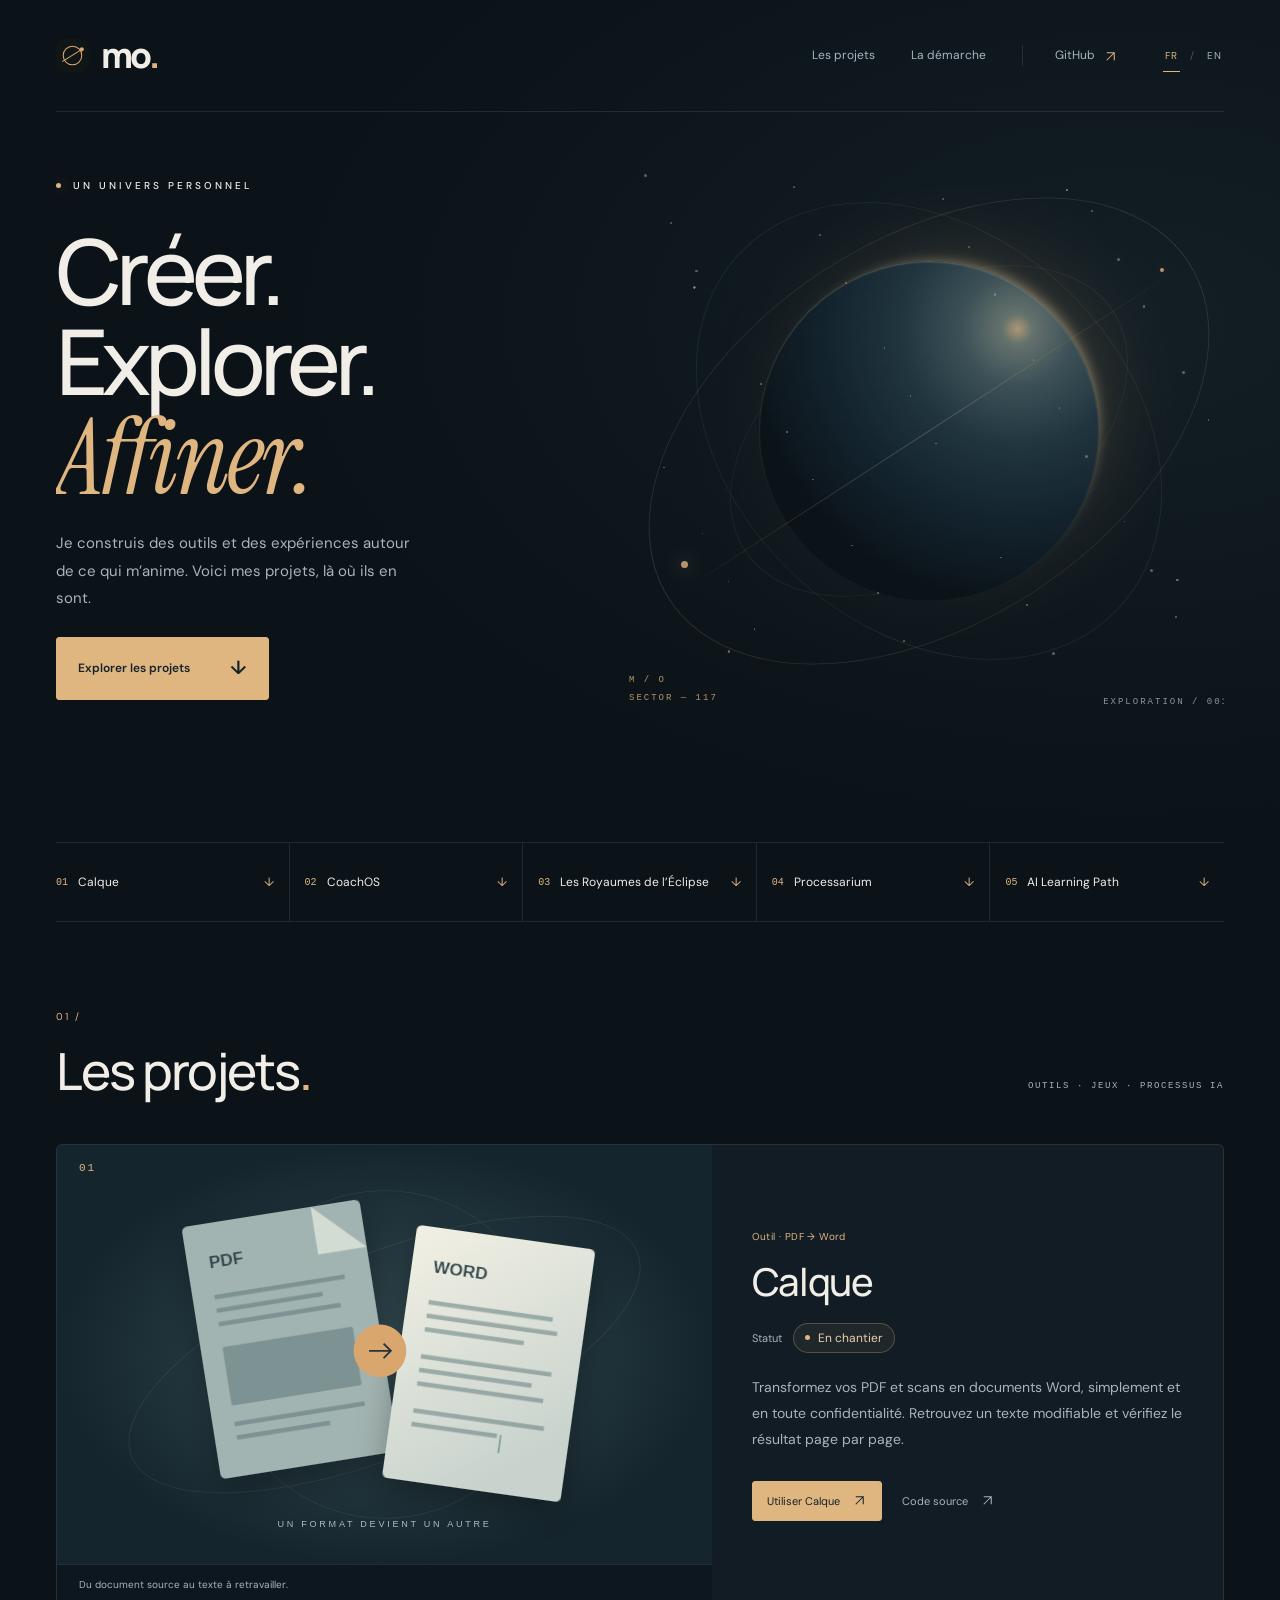
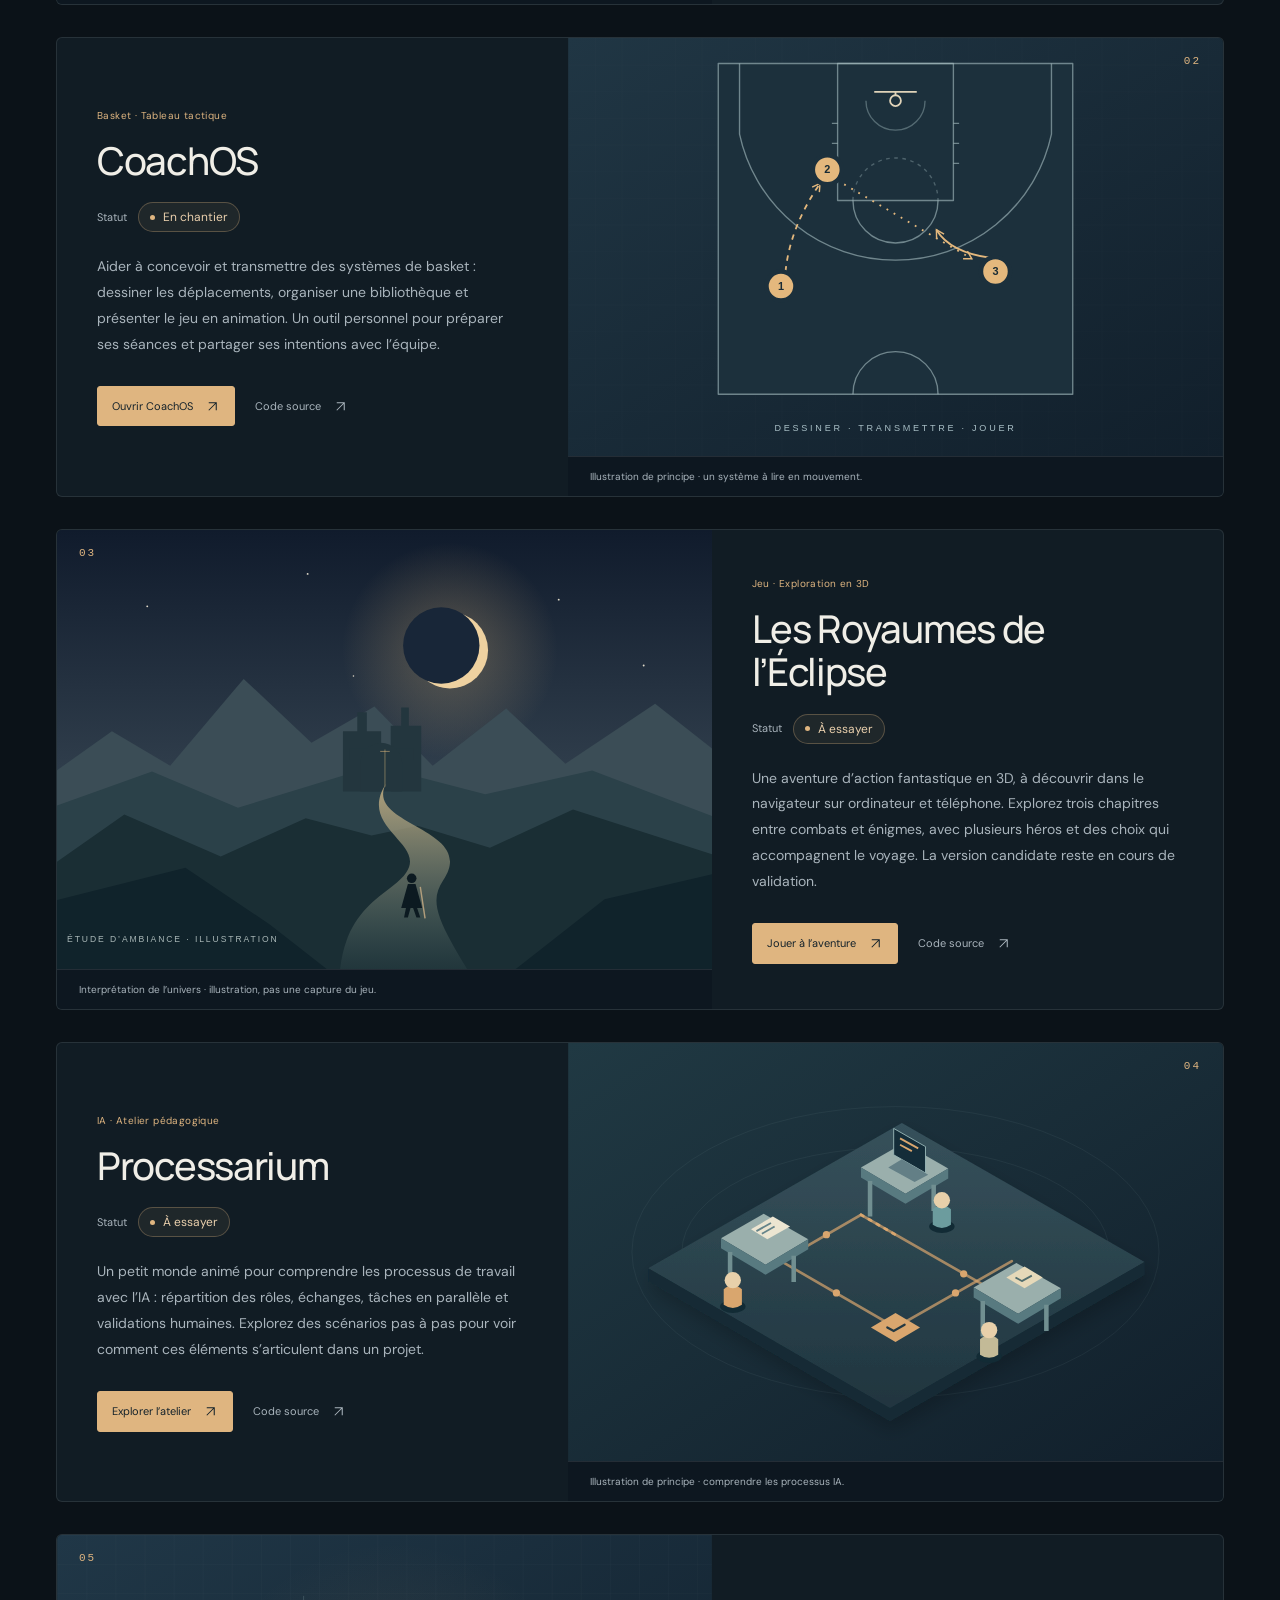
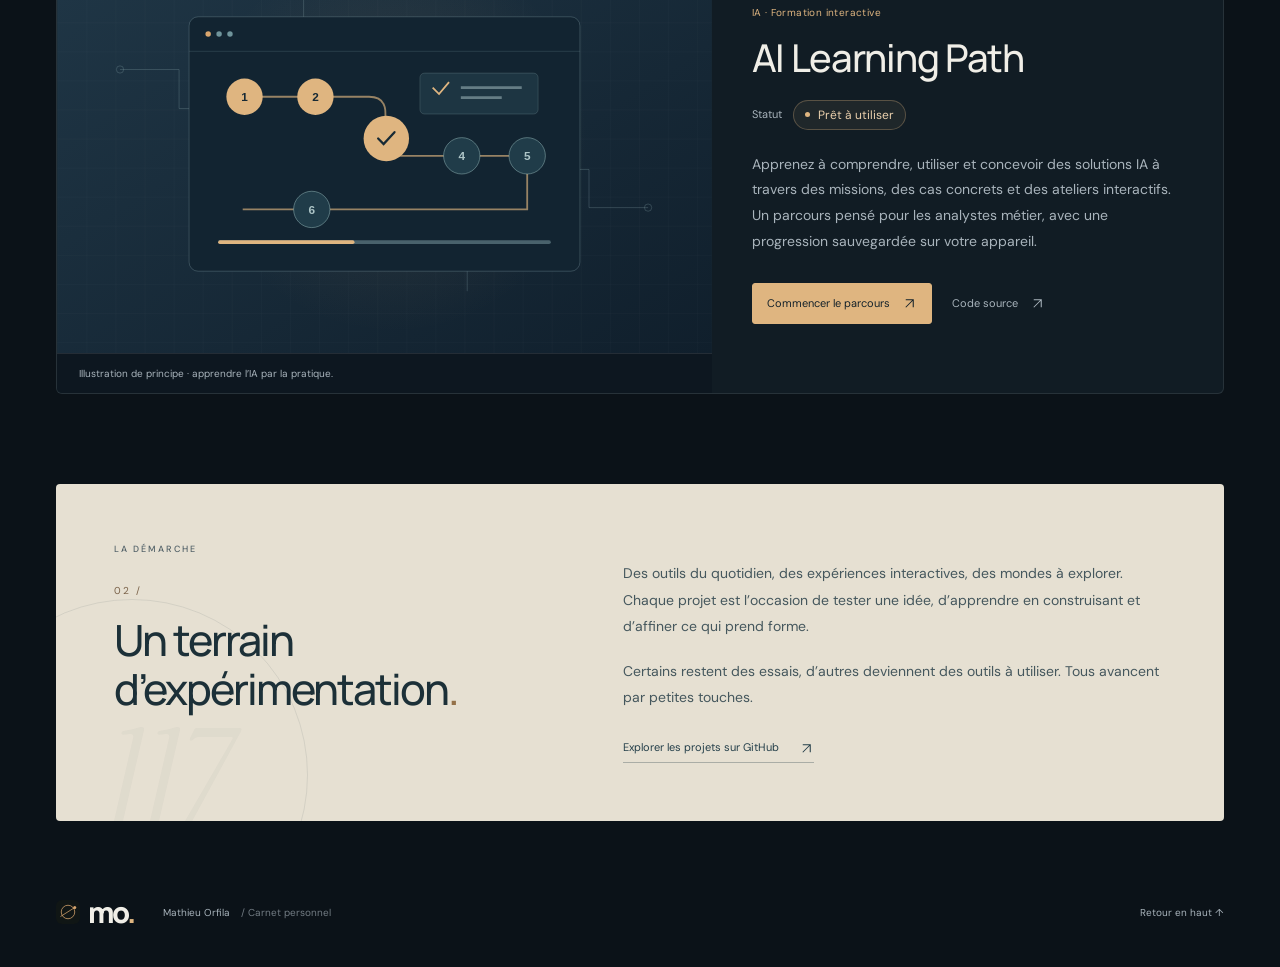
<file: docs/index.html>
<!doctype html>
<html lang="fr">
<head>
<meta charset="utf-8"><meta name="viewport" content="width=device-width, initial-scale=1">
<meta name="description" content="Les projets de Mathieu Orfila : des outils, du basket et des mondes à explorer.">
<meta name="theme-color" content="#0d141b"><meta name="referrer" content="strict-origin-when-cross-origin">
<title>Mathieu Orfila — Des idées en mouvement</title>
<link rel="alternate" hreflang="fr" href="https://mativ117.github.io/mativ117/">
<link rel="alternate" hreflang="en" href="https://mativ117.github.io/mativ117/en/">
<link rel="alternate" hreflang="x-default" href="https://mativ117.github.io/mativ117/">
<link rel="canonical" href="https://mativ117.github.io/mativ117/">
<link rel="icon" href="./favicon.svg" type="image/svg+xml"><link rel="stylesheet" href="./style.css?v=projects-5">

</head>
<body>
<a class="skip" href="#contenu">Aller au contenu</a>
<header class="wrap header"><a class="brand" href="./" aria-label="Mathieu Orfila, accueil"><img class="brand-mark" src="./favicon.svg" alt="" width="30" height="30">mo<span>.</span></a><nav aria-label="Navigation principale"><a href="#projets">Les projets</a><a href="#apropos">La démarche</a><a class="github" href="https://github.com/mativ117">GitHub <span aria-hidden="true"><svg class="external-icon" viewBox="0 0 20 20" width="15" height="15" fill="none" aria-hidden="true"><path d="M5 15 15 5M5 5h10v10" stroke="currentColor" stroke-width="1.4"/></svg></span></a></nav><div class="language-switch" role="group" aria-label="Langue du site"><a href="./" lang="fr" hreflang="fr" aria-current="page" aria-label="Français">FR</a><span aria-hidden="true">/</span><a href="./en/" lang="en" hreflang="en" aria-label="English">EN</a></div></header>
<main id="contenu">
<section class="hero wrap" aria-labelledby="titre">
  <div class="hero-copy"><p class="eyebrow"><span class="dot"></span> UN UNIVERS PERSONNEL</p><h1 id="titre">Créer.<br>Explorer.<br><em>Affiner.</em></h1><p class="intro">Je construis des outils et des expériences autour de ce qui m’anime. Voici mes projets, là où ils en sont.</p><a class="button" href="#projets">Explorer les projets <span aria-hidden="true">↓</span></a></div>
  <div class="universe" aria-hidden="true"><div class="star-field"></div><div class="stardust"><span class="stellar-particle" style="--x:6%;--y:6%;--size:3.2px;--duration:9s;--delay:-0s;--drift:-21px"></span><span class="stellar-particle" style="--x:43%;--y:35%;--size:1.5px;--duration:11s;--delay:-1.2s;--drift:18px"></span><span class="stellar-particle" style="--x:80%;--y:64%;--size:1.5px;--duration:13s;--delay:-2.4s;--drift:-21px"></span><span class="stellar-particle" style="--x:29%;--y:8%;--size:2.3px;--duration:15s;--delay:-3.5999999999999996s;--drift:18px"></span><span class="stellar-particle" style="--x:66%;--y:37%;--size:1.5px;--duration:17s;--delay:-4.8s;--drift:-21px"></span><span class="stellar-particle" style="--x:15%;--y:66%;--size:1.5px;--duration:9s;--delay:-6s;--drift:18px"></span><span class="stellar-particle" style="--x:52%;--y:10%;--size:2.3px;--duration:11s;--delay:-7.199999999999999s;--drift:-21px"></span><span class="stellar-particle" style="--x:89%;--y:39%;--size:3.2px;--duration:13s;--delay:-8.4s;--drift:18px"></span><span class="stellar-particle" style="--x:38%;--y:68%;--size:1.5px;--duration:15s;--delay:-9.6s;--drift:-21px"></span><span class="stellar-particle" style="--x:75%;--y:12%;--size:2.3px;--duration:17s;--delay:-10.799999999999999s;--drift:18px"></span><span class="stellar-particle" style="--x:24%;--y:41%;--size:1.5px;--duration:9s;--delay:-12s;--drift:-21px"></span><span class="stellar-particle" style="--x:61%;--y:70%;--size:1.5px;--duration:11s;--delay:-13.2s;--drift:18px"></span><span class="stellar-particle" style="--x:10%;--y:14%;--size:2.3px;--duration:13s;--delay:-14.399999999999999s;--drift:-21px"></span><span class="stellar-particle" style="--x:47%;--y:43%;--size:1.5px;--duration:15s;--delay:-15.6s;--drift:18px"></span><span class="stellar-particle" style="--x:84%;--y:72%;--size:3.2px;--duration:17s;--delay:-16.8s;--drift:-21px"></span><span class="stellar-particle" style="--x:33%;--y:16%;--size:2.3px;--duration:9s;--delay:-18s;--drift:18px"></span><span class="stellar-particle" style="--x:70%;--y:45%;--size:1.5px;--duration:11s;--delay:-19.2s;--drift:-21px"></span><span class="stellar-particle" style="--x:19%;--y:74%;--size:1.5px;--duration:13s;--delay:-20.4s;--drift:18px"></span><span class="stellar-particle" style="--x:56%;--y:18%;--size:2.3px;--duration:15s;--delay:-21.599999999999998s;--drift:-21px"></span><span class="stellar-particle" style="--x:93%;--y:47%;--size:1.5px;--duration:17s;--delay:-22.8s;--drift:18px"></span><span class="stellar-particle" style="--x:42%;--y:76%;--size:1.5px;--duration:9s;--delay:-24s;--drift:-21px"></span><span class="stellar-particle" style="--x:79%;--y:20%;--size:3.2px;--duration:11s;--delay:-25.2s;--drift:18px"></span><span class="stellar-particle" style="--x:28%;--y:49%;--size:1.5px;--duration:13s;--delay:-26.4s;--drift:-21px"></span><span class="stellar-particle" style="--x:65%;--y:78%;--size:1.5px;--duration:15s;--delay:-27.599999999999998s;--drift:18px"></span><span class="stellar-particle" style="--x:14%;--y:22%;--size:2.3px;--duration:17s;--delay:-28.799999999999997s;--drift:-21px"></span><span class="stellar-particle" style="--x:51%;--y:51%;--size:1.5px;--duration:9s;--delay:-30s;--drift:18px"></span><span class="stellar-particle" style="--x:88%;--y:80%;--size:1.5px;--duration:11s;--delay:-31.2s;--drift:-21px"></span><span class="stellar-particle" style="--x:37%;--y:24%;--size:2.3px;--duration:13s;--delay:-32.4s;--drift:18px"></span><span class="stellar-particle" style="--x:74%;--y:53%;--size:3.2px;--duration:15s;--delay:-33.6s;--drift:-21px"></span><span class="stellar-particle" style="--x:23%;--y:82%;--size:1.5px;--duration:17s;--delay:-34.8s;--drift:18px"></span><span class="stellar-particle" style="--x:60%;--y:26%;--size:2.3px;--duration:9s;--delay:-36s;--drift:-21px"></span><span class="stellar-particle" style="--x:9%;--y:55%;--size:1.5px;--duration:11s;--delay:-37.199999999999996s;--drift:18px"></span><span class="stellar-particle" style="--x:46%;--y:84%;--size:1.5px;--duration:13s;--delay:-38.4s;--drift:-21px"></span><span class="stellar-particle" style="--x:83%;--y:28%;--size:2.3px;--duration:15s;--delay:-39.6s;--drift:18px"></span><span class="stellar-particle" style="--x:32%;--y:57%;--size:1.5px;--duration:17s;--delay:-40.8s;--drift:-21px"></span><span class="stellar-particle" style="--x:69%;--y:86%;--size:3.2px;--duration:9s;--delay:-42s;--drift:18px"></span></div><div class="orbital-ring ring-outer"></div><div class="orbital-ring ring-middle"></div><div class="orbital-ring ring-inner"></div><div class="celestial-body"></div><div class="orbital-axis"></div><span class="satellite satellite-one"></span><span class="satellite satellite-two"></span><span class="coordinate">M / O<br>SECTOR — 117</span><span class="orbital-label">TOUJOURS EN MOUVEMENT</span><span class="universe-label">EXPLORATION / 001</span></div>
  <!-- PROJECT_INDEX_START --><nav class="project-index" aria-label="Accéder à un projet"><a href="#calque"><span class="index-number">01</span><span>Calque</span><span class="index-arrow" aria-hidden="true">↓</span></a><a href="#coachos"><span class="index-number">02</span><span>CoachOS</span><span class="index-arrow" aria-hidden="true">↓</span></a><a href="#eclipse"><span class="index-number">03</span><span>Les Royaumes de l’Éclipse</span><span class="index-arrow" aria-hidden="true">↓</span></a><a href="#processarium"><span class="index-number">04</span><span>Processarium</span><span class="index-arrow" aria-hidden="true">↓</span></a><a href="#ai-learning"><span class="index-number">05</span><span>AI Learning Path</span><span class="index-arrow" aria-hidden="true">↓</span></a></nav><!-- PROJECT_INDEX_END -->
</section>
<section id="projets" class="projects wrap" aria-labelledby="projects-title">
<div class="section-heading"><h2 id="projects-title"><span class="section-index" aria-hidden="true">01 /</span>Les projets<span>.</span></h2><span class="folio">OUTILS · JEUX · PROCESSUS IA</span></div>
<!-- PROJECTS_START -->
<article class="project" id="calque"><div class="project-frame"><span class="project-number" aria-hidden="true">01</span><span class="frame-label" aria-hidden="true">M / O — PROJET</span></div>
<figure class="project-visual"><a class="project-preview" href="https://mativ117.github.io/calque/" aria-label="Utiliser Calque"><img src="./assets/calque.svg" alt="Illustration : une page PDF devient un document Word, reliée par une flèche." width="720" height="460" loading="lazy"></a><figcaption>Du document source au texte à retravailler.</figcaption></figure>
<div class="project-copy"><div class="project-meta"><span>Outil · PDF → Word</span></div><h3>Calque</h3><div class="status-row"><span class="status-label">Statut</span><span class="status">En chantier</span></div><p class="description">Transformez vos PDF et scans en documents Word, simplement et en toute confidentialité. Retrouvez un texte modifiable et vérifiez le résultat page par page.</p><div class="project-links"><a class="project-primary" href="https://mativ117.github.io/calque/">Utiliser Calque <span aria-hidden="true"><svg class="external-icon" viewBox="0 0 20 20" width="15" height="15" fill="none" aria-hidden="true"><path d="M5 15 15 5M5 5h10v10" stroke="currentColor" stroke-width="1.4"/></svg></span></a><a href="https://github.com/mativ117/calque">Code source <span aria-hidden="true"><svg class="external-icon" viewBox="0 0 20 20" width="15" height="15" fill="none" aria-hidden="true"><path d="M5 15 15 5M5 5h10v10" stroke="currentColor" stroke-width="1.4"/></svg></span></a></div></div>
</article>
<article class="project" id="coachos"><div class="project-frame"><span class="project-number" aria-hidden="true">02</span><span class="frame-label" aria-hidden="true">M / O — PROJET</span></div>
<figure class="project-visual"><a class="project-preview" href="https://mativ117.github.io/coachOS-dashboard/" aria-label="Ouvrir CoachOS"><img src="./assets/coachos.svg" alt="Schéma illustratif sur un demi-terrain de basket : panier centré, raquette, ligne à trois points et trois joueurs numérotés." width="720" height="460" loading="lazy"></a><figcaption>Illustration de principe · un système à lire en mouvement.</figcaption></figure>
<div class="project-copy"><div class="project-meta"><span>Basket · Tableau tactique</span></div><h3>CoachOS</h3><div class="status-row"><span class="status-label">Statut</span><span class="status">En chantier</span></div><p class="description">Aider à concevoir et transmettre des systèmes de basket : dessiner les déplacements, organiser une bibliothèque et présenter le jeu en animation. Un outil personnel pour préparer ses séances et partager ses intentions avec l’équipe.</p><div class="project-links"><a class="project-primary" href="https://mativ117.github.io/coachOS-dashboard/">Ouvrir CoachOS <span aria-hidden="true"><svg class="external-icon" viewBox="0 0 20 20" width="15" height="15" fill="none" aria-hidden="true"><path d="M5 15 15 5M5 5h10v10" stroke="currentColor" stroke-width="1.4"/></svg></span></a><a href="https://github.com/mativ117/coachOS-dashboard">Code source <span aria-hidden="true"><svg class="external-icon" viewBox="0 0 20 20" width="15" height="15" fill="none" aria-hidden="true"><path d="M5 15 15 5M5 5h10v10" stroke="currentColor" stroke-width="1.4"/></svg></span></a></div></div>
</article>
<article class="project" id="eclipse"><div class="project-frame"><span class="project-number" aria-hidden="true">03</span><span class="frame-label" aria-hidden="true">M / O — PROJET</span></div>
<figure class="project-visual"><a class="project-preview" href="https://mativ117.github.io/royaumes-eclipse/" aria-label="Jouer à l’aventure"><img src="./assets/eclipse.svg" alt="Illustration d’ambiance : un voyageur suit un sentier vers une porte ancienne, sous une éclipse." width="720" height="460" loading="lazy"></a><figcaption>Interprétation de l’univers · illustration, pas une capture du jeu.</figcaption></figure>
<div class="project-copy"><div class="project-meta"><span>Jeu · Exploration en 3D</span></div><h3>Les Royaumes de l’Éclipse</h3><div class="status-row"><span class="status-label">Statut</span><span class="status">À essayer</span></div><p class="description">Une aventure d’action fantastique en 3D, à découvrir dans le navigateur sur ordinateur et téléphone. Explorez trois chapitres entre combats et énigmes, avec plusieurs héros et des choix qui accompagnent le voyage. La version candidate reste en cours de validation.</p><div class="project-links"><a class="project-primary" href="https://mativ117.github.io/royaumes-eclipse/">Jouer à l’aventure <span aria-hidden="true"><svg class="external-icon" viewBox="0 0 20 20" width="15" height="15" fill="none" aria-hidden="true"><path d="M5 15 15 5M5 5h10v10" stroke="currentColor" stroke-width="1.4"/></svg></span></a><a href="https://github.com/mativ117/royaumes-eclipse">Code source <span aria-hidden="true"><svg class="external-icon" viewBox="0 0 20 20" width="15" height="15" fill="none" aria-hidden="true"><path d="M5 15 15 5M5 5h10v10" stroke="currentColor" stroke-width="1.4"/></svg></span></a></div></div>
</article>
<article class="project" id="processarium"><div class="project-frame"><span class="project-number" aria-hidden="true">04</span><span class="frame-label" aria-hidden="true">M / O — PROJET</span></div>
<figure class="project-visual"><a class="project-preview" href="https://mativ117.github.io/processarium_ia/" aria-label="Explorer l’atelier"><img src="./assets/processarium.svg" alt="Illustration d’un atelier miniature : trois postes reliés par des chemins, avec leurs personnages et un point de validation." width="720" height="460" loading="lazy"></a><figcaption>Illustration de principe · comprendre les processus IA.</figcaption></figure>
<div class="project-copy"><div class="project-meta"><span>IA · Atelier pédagogique</span></div><h3>Processarium</h3><div class="status-row"><span class="status-label">Statut</span><span class="status">À essayer</span></div><p class="description">Un petit monde animé pour comprendre les processus de travail avec l’IA : répartition des rôles, échanges, tâches en parallèle et validations humaines. Explorez des scénarios pas à pas pour voir comment ces éléments s’articulent dans un projet.</p><div class="project-links"><a class="project-primary" href="https://mativ117.github.io/processarium_ia/">Explorer l’atelier <span aria-hidden="true"><svg class="external-icon" viewBox="0 0 20 20" width="15" height="15" fill="none" aria-hidden="true"><path d="M5 15 15 5M5 5h10v10" stroke="currentColor" stroke-width="1.4"/></svg></span></a><a href="https://github.com/mativ117/processarium_ia">Code source <span aria-hidden="true"><svg class="external-icon" viewBox="0 0 20 20" width="15" height="15" fill="none" aria-hidden="true"><path d="M5 15 15 5M5 5h10v10" stroke="currentColor" stroke-width="1.4"/></svg></span></a></div></div>
</article>
<article class="project" id="ai-learning"><div class="project-frame"><span class="project-number" aria-hidden="true">05</span><span class="frame-label" aria-hidden="true">M / O — PROJET</span></div>
<figure class="project-visual"><a class="project-preview" href="https://mativ117.github.io/ia_learning/?lang=fr" aria-label="Commencer le parcours"><img src="./assets/ai-learning.svg" alt="Illustration d’un parcours de formation IA : six étapes reliées par un circuit, avec une mission et un exercice mis en évidence." width="720" height="460" loading="lazy"></a><figcaption>Illustration de principe · apprendre l’IA par la pratique.</figcaption></figure>
<div class="project-copy"><div class="project-meta"><span>IA · Formation interactive</span></div><h3>AI Learning Path</h3><div class="status-row"><span class="status-label">Statut</span><span class="status">Prêt à utiliser</span></div><p class="description">Apprenez à comprendre, utiliser et concevoir des solutions IA à travers des missions, des cas concrets et des ateliers interactifs. Un parcours pensé pour les analystes métier, avec une progression sauvegardée sur votre appareil.</p><div class="project-links"><a class="project-primary" href="https://mativ117.github.io/ia_learning/?lang=fr">Commencer le parcours <span aria-hidden="true"><svg class="external-icon" viewBox="0 0 20 20" width="15" height="15" fill="none" aria-hidden="true"><path d="M5 15 15 5M5 5h10v10" stroke="currentColor" stroke-width="1.4"/></svg></span></a><a href="https://github.com/mativ117/ia_learning">Code source <span aria-hidden="true"><svg class="external-icon" viewBox="0 0 20 20" width="15" height="15" fill="none" aria-hidden="true"><path d="M5 15 15 5M5 5h10v10" stroke="currentColor" stroke-width="1.4"/></svg></span></a></div></div>
</article>
<!-- PROJECTS_END -->
</section>
<section id="apropos" class="about wrap" aria-labelledby="about-title"><div><p class="eyebrow">LA DÉMARCHE</p><h2 id="about-title"><span class="section-index" aria-hidden="true">02 /</span>Un terrain d’expérimentation<span>.</span></h2></div><div class="about-copy"><p>Des outils du quotidien, des expériences interactives, des mondes à explorer. Chaque projet est l’occasion de tester une idée, d’apprendre en construisant et d’affiner ce qui prend forme.</p><p>Certains restent des essais, d’autres deviennent des outils à utiliser. Tous avancent par petites touches.</p><a class="about-link" href="https://github.com/mativ117">Explorer les projets sur GitHub <span aria-hidden="true"><svg class="external-icon" viewBox="0 0 20 20" width="15" height="15" fill="none" aria-hidden="true"><path d="M5 15 15 5M5 5h10v10" stroke="currentColor" stroke-width="1.4"/></svg></span></a></div></section>
</main><footer class="wrap footer"><a href="./" class="brand" aria-label="Retour à l’accueil"><img class="brand-mark" src="./favicon.svg" alt="" width="30" height="30">mo<span>.</span></a><span>Mathieu Orfila <span class="muted">/ Carnet personnel</span></span><a href="#contenu">Retour en haut ↑</a></footer>
</body></html>
</file>
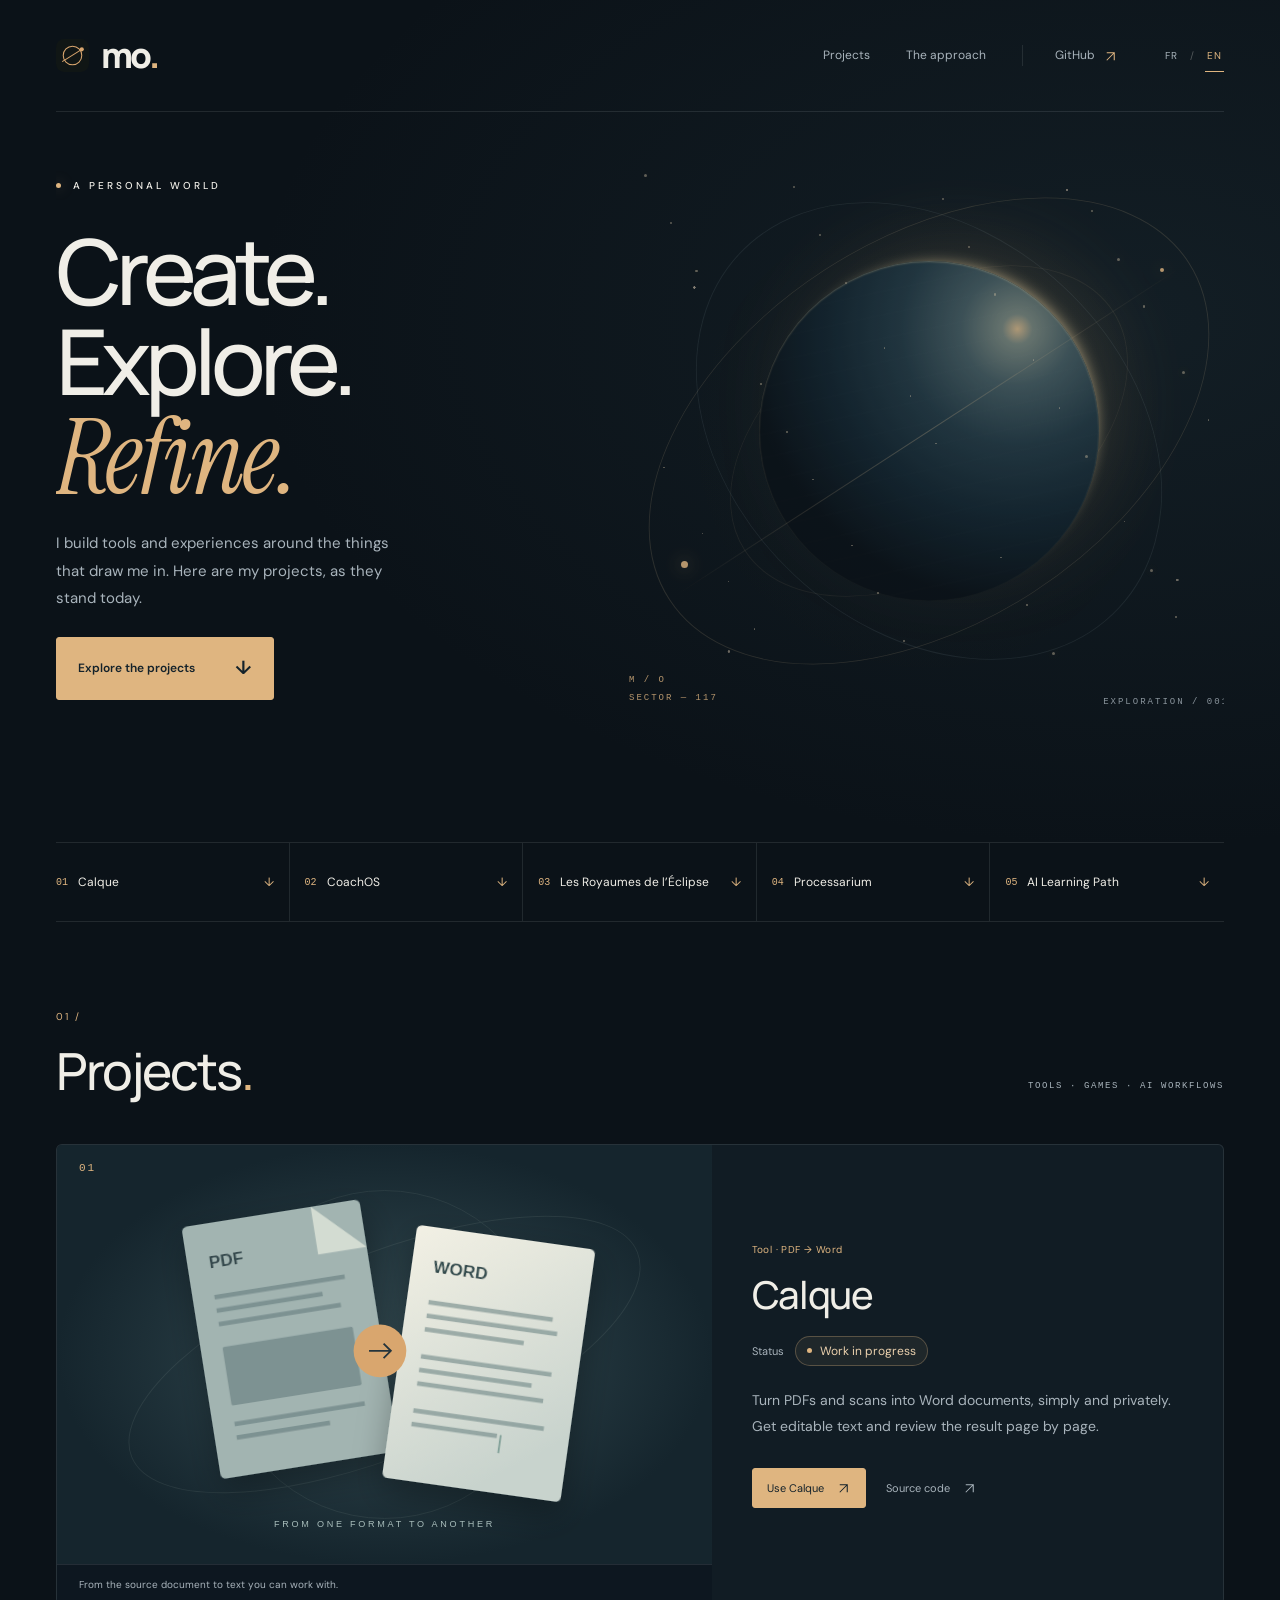
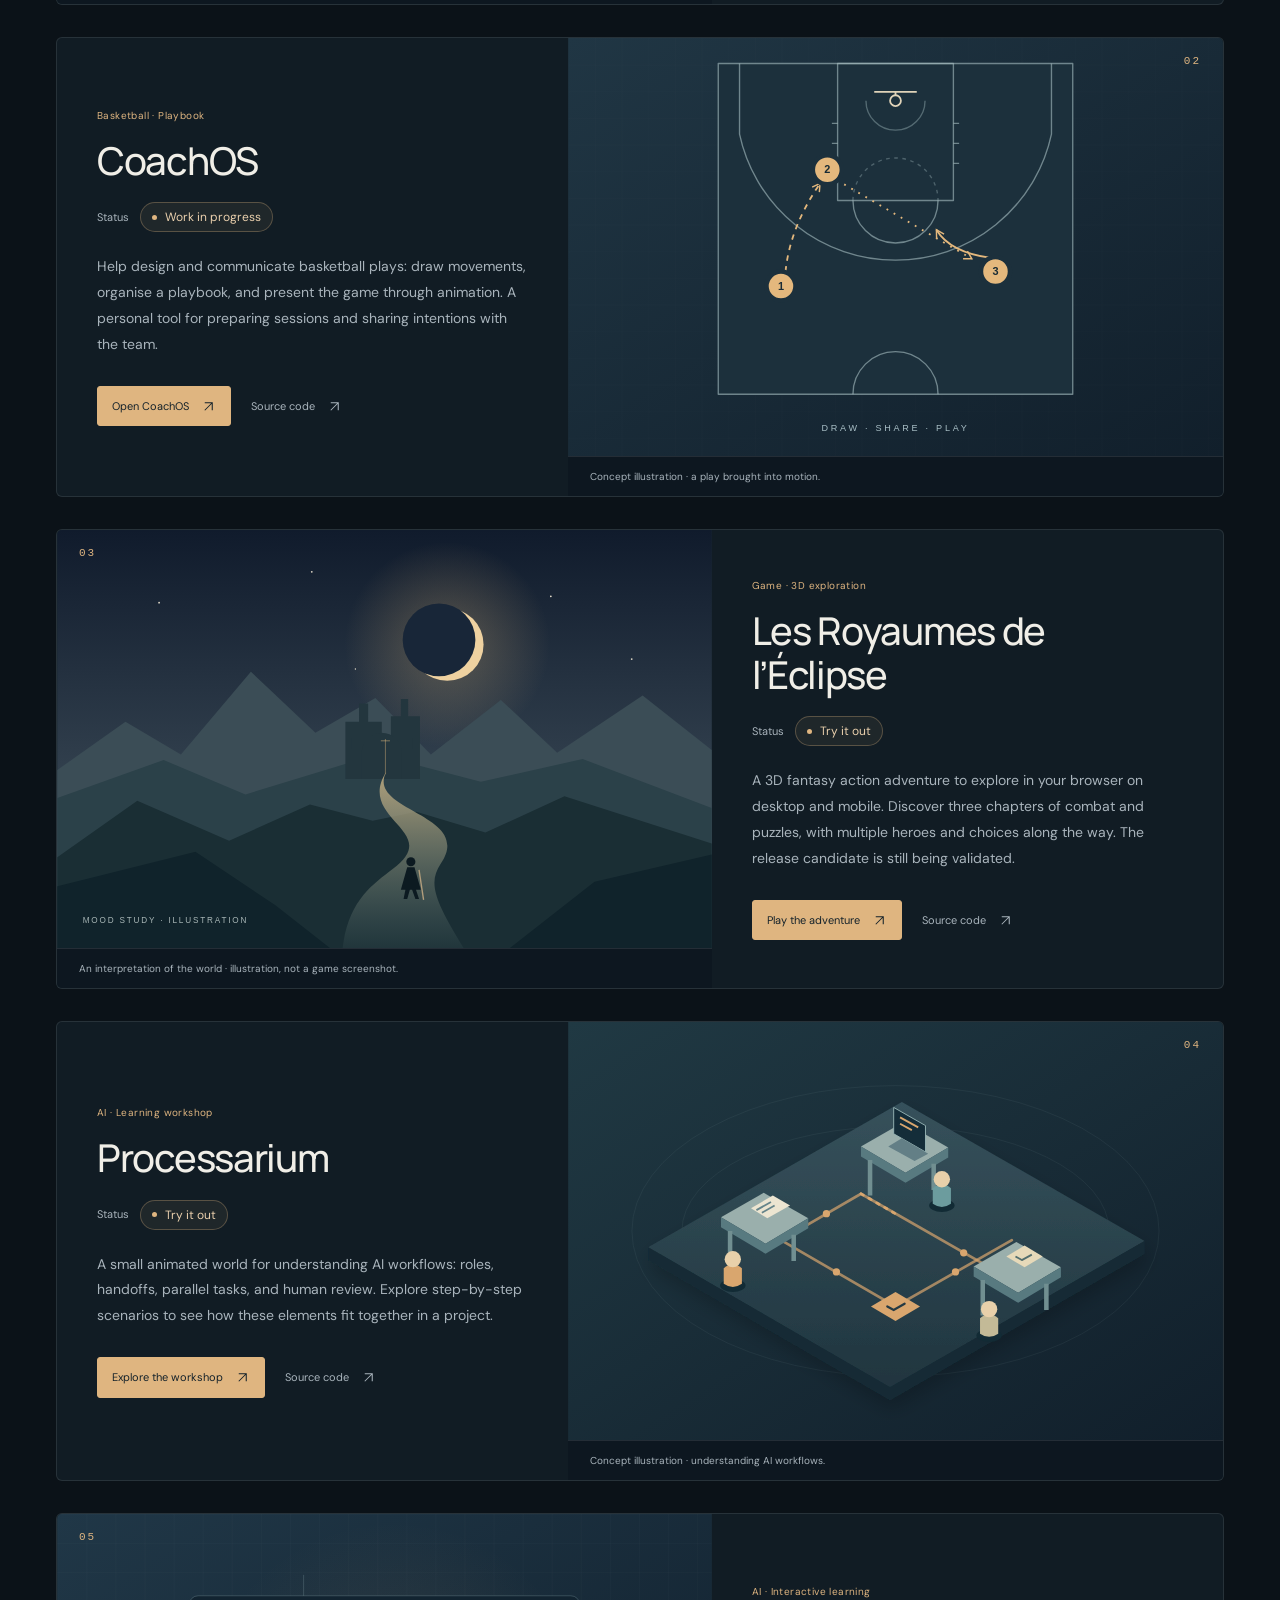
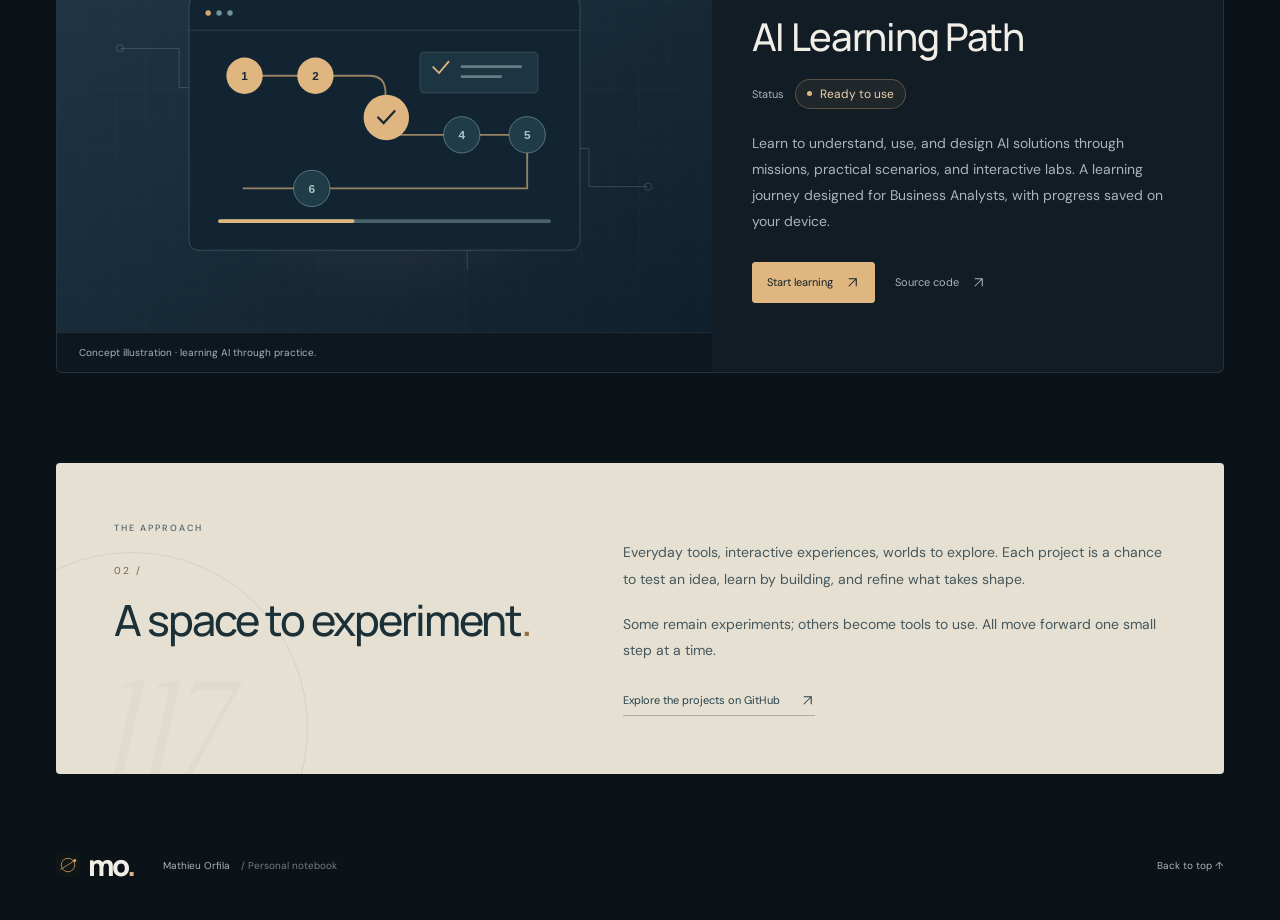
<file: docs/en/index.html>
<!doctype html>
<html lang="en">
<head>
<meta charset="utf-8"><meta name="viewport" content="width=device-width, initial-scale=1">
<meta name="description" content="Projects by Mathieu Orfila: useful tools, basketball, and worlds to explore.">
<meta name="theme-color" content="#0d141b"><meta name="referrer" content="strict-origin-when-cross-origin">
<title>Mathieu Orfila — Ideas in motion</title>
<link rel="alternate" hreflang="fr" href="https://mativ117.github.io/mativ117/">
<link rel="alternate" hreflang="en" href="https://mativ117.github.io/mativ117/en/">
<link rel="alternate" hreflang="x-default" href="https://mativ117.github.io/mativ117/">
<link rel="canonical" href="https://mativ117.github.io/mativ117/en/">
<link rel="icon" href="../favicon.svg" type="image/svg+xml"><link rel="stylesheet" href="../style.css?v=projects-5">

</head>
<body>
<a class="skip" href="#contenu">Skip to content</a>
<header class="wrap header"><a class="brand" href="./" aria-label="Mathieu Orfila, home"><img class="brand-mark" src="../favicon.svg" alt="" width="30" height="30">mo<span>.</span></a><nav aria-label="Main navigation"><a href="#projets">Projects</a><a href="#apropos">The approach</a><a class="github" href="https://github.com/mativ117">GitHub <span aria-hidden="true"><svg class="external-icon" viewBox="0 0 20 20" width="15" height="15" fill="none" aria-hidden="true"><path d="M5 15 15 5M5 5h10v10" stroke="currentColor" stroke-width="1.4"/></svg></span></a></nav><div class="language-switch" role="group" aria-label="Site language"><a href="../" lang="fr" hreflang="fr" aria-label="Français">FR</a><span aria-hidden="true">/</span><a href="./" lang="en" hreflang="en" aria-current="page" aria-label="English">EN</a></div></header>
<main id="contenu">
<section class="hero wrap" aria-labelledby="titre">
  <div class="hero-copy"><p class="eyebrow"><span class="dot"></span> A PERSONAL WORLD</p><h1 id="titre">Create.<br>Explore.<br><em>Refine.</em></h1><p class="intro">I build tools and experiences around the things that draw me in. Here are my projects, as they stand today.</p><a class="button" href="#projets">Explore the projects <span aria-hidden="true">↓</span></a></div>
  <div class="universe" aria-hidden="true"><div class="star-field"></div><div class="stardust"><span class="stellar-particle" style="--x:6%;--y:6%;--size:3.2px;--duration:9s;--delay:-0s;--drift:-21px"></span><span class="stellar-particle" style="--x:43%;--y:35%;--size:1.5px;--duration:11s;--delay:-1.2s;--drift:18px"></span><span class="stellar-particle" style="--x:80%;--y:64%;--size:1.5px;--duration:13s;--delay:-2.4s;--drift:-21px"></span><span class="stellar-particle" style="--x:29%;--y:8%;--size:2.3px;--duration:15s;--delay:-3.5999999999999996s;--drift:18px"></span><span class="stellar-particle" style="--x:66%;--y:37%;--size:1.5px;--duration:17s;--delay:-4.8s;--drift:-21px"></span><span class="stellar-particle" style="--x:15%;--y:66%;--size:1.5px;--duration:9s;--delay:-6s;--drift:18px"></span><span class="stellar-particle" style="--x:52%;--y:10%;--size:2.3px;--duration:11s;--delay:-7.199999999999999s;--drift:-21px"></span><span class="stellar-particle" style="--x:89%;--y:39%;--size:3.2px;--duration:13s;--delay:-8.4s;--drift:18px"></span><span class="stellar-particle" style="--x:38%;--y:68%;--size:1.5px;--duration:15s;--delay:-9.6s;--drift:-21px"></span><span class="stellar-particle" style="--x:75%;--y:12%;--size:2.3px;--duration:17s;--delay:-10.799999999999999s;--drift:18px"></span><span class="stellar-particle" style="--x:24%;--y:41%;--size:1.5px;--duration:9s;--delay:-12s;--drift:-21px"></span><span class="stellar-particle" style="--x:61%;--y:70%;--size:1.5px;--duration:11s;--delay:-13.2s;--drift:18px"></span><span class="stellar-particle" style="--x:10%;--y:14%;--size:2.3px;--duration:13s;--delay:-14.399999999999999s;--drift:-21px"></span><span class="stellar-particle" style="--x:47%;--y:43%;--size:1.5px;--duration:15s;--delay:-15.6s;--drift:18px"></span><span class="stellar-particle" style="--x:84%;--y:72%;--size:3.2px;--duration:17s;--delay:-16.8s;--drift:-21px"></span><span class="stellar-particle" style="--x:33%;--y:16%;--size:2.3px;--duration:9s;--delay:-18s;--drift:18px"></span><span class="stellar-particle" style="--x:70%;--y:45%;--size:1.5px;--duration:11s;--delay:-19.2s;--drift:-21px"></span><span class="stellar-particle" style="--x:19%;--y:74%;--size:1.5px;--duration:13s;--delay:-20.4s;--drift:18px"></span><span class="stellar-particle" style="--x:56%;--y:18%;--size:2.3px;--duration:15s;--delay:-21.599999999999998s;--drift:-21px"></span><span class="stellar-particle" style="--x:93%;--y:47%;--size:1.5px;--duration:17s;--delay:-22.8s;--drift:18px"></span><span class="stellar-particle" style="--x:42%;--y:76%;--size:1.5px;--duration:9s;--delay:-24s;--drift:-21px"></span><span class="stellar-particle" style="--x:79%;--y:20%;--size:3.2px;--duration:11s;--delay:-25.2s;--drift:18px"></span><span class="stellar-particle" style="--x:28%;--y:49%;--size:1.5px;--duration:13s;--delay:-26.4s;--drift:-21px"></span><span class="stellar-particle" style="--x:65%;--y:78%;--size:1.5px;--duration:15s;--delay:-27.599999999999998s;--drift:18px"></span><span class="stellar-particle" style="--x:14%;--y:22%;--size:2.3px;--duration:17s;--delay:-28.799999999999997s;--drift:-21px"></span><span class="stellar-particle" style="--x:51%;--y:51%;--size:1.5px;--duration:9s;--delay:-30s;--drift:18px"></span><span class="stellar-particle" style="--x:88%;--y:80%;--size:1.5px;--duration:11s;--delay:-31.2s;--drift:-21px"></span><span class="stellar-particle" style="--x:37%;--y:24%;--size:2.3px;--duration:13s;--delay:-32.4s;--drift:18px"></span><span class="stellar-particle" style="--x:74%;--y:53%;--size:3.2px;--duration:15s;--delay:-33.6s;--drift:-21px"></span><span class="stellar-particle" style="--x:23%;--y:82%;--size:1.5px;--duration:17s;--delay:-34.8s;--drift:18px"></span><span class="stellar-particle" style="--x:60%;--y:26%;--size:2.3px;--duration:9s;--delay:-36s;--drift:-21px"></span><span class="stellar-particle" style="--x:9%;--y:55%;--size:1.5px;--duration:11s;--delay:-37.199999999999996s;--drift:18px"></span><span class="stellar-particle" style="--x:46%;--y:84%;--size:1.5px;--duration:13s;--delay:-38.4s;--drift:-21px"></span><span class="stellar-particle" style="--x:83%;--y:28%;--size:2.3px;--duration:15s;--delay:-39.6s;--drift:18px"></span><span class="stellar-particle" style="--x:32%;--y:57%;--size:1.5px;--duration:17s;--delay:-40.8s;--drift:-21px"></span><span class="stellar-particle" style="--x:69%;--y:86%;--size:3.2px;--duration:9s;--delay:-42s;--drift:18px"></span></div><div class="orbital-ring ring-outer"></div><div class="orbital-ring ring-middle"></div><div class="orbital-ring ring-inner"></div><div class="celestial-body"></div><div class="orbital-axis"></div><span class="satellite satellite-one"></span><span class="satellite satellite-two"></span><span class="coordinate">M / O<br>SECTOR — 117</span><span class="orbital-label">ALWAYS IN MOTION</span><span class="universe-label">EXPLORATION / 001</span></div>
  <!-- PROJECT_INDEX_START --><nav class="project-index" aria-label="Jump to a project"><a href="#calque"><span class="index-number">01</span><span>Calque</span><span class="index-arrow" aria-hidden="true">↓</span></a><a href="#coachos"><span class="index-number">02</span><span>CoachOS</span><span class="index-arrow" aria-hidden="true">↓</span></a><a href="#eclipse"><span class="index-number">03</span><span>Les Royaumes de l’Éclipse</span><span class="index-arrow" aria-hidden="true">↓</span></a><a href="#processarium"><span class="index-number">04</span><span>Processarium</span><span class="index-arrow" aria-hidden="true">↓</span></a><a href="#ai-learning"><span class="index-number">05</span><span>AI Learning Path</span><span class="index-arrow" aria-hidden="true">↓</span></a></nav><!-- PROJECT_INDEX_END -->
</section>
<section id="projets" class="projects wrap" aria-labelledby="projects-title">
<div class="section-heading"><h2 id="projects-title"><span class="section-index" aria-hidden="true">01 /</span>Projects<span>.</span></h2><span class="folio">TOOLS · GAMES · AI WORKFLOWS</span></div>
<!-- PROJECTS_START -->
<article class="project" id="calque"><div class="project-frame"><span class="project-number" aria-hidden="true">01</span><span class="frame-label" aria-hidden="true">M / O — PROJECT</span></div>
<figure class="project-visual"><a class="project-preview" href="https://mativ117.github.io/calque/" aria-label="Use Calque"><img src="../assets/calque-en.svg" alt="Illustration: a PDF page becomes a Word document, connected by an arrow." width="720" height="460" loading="lazy"></a><figcaption>From the source document to text you can work with.</figcaption></figure>
<div class="project-copy"><div class="project-meta"><span>Tool · PDF → Word</span></div><h3>Calque</h3><div class="status-row"><span class="status-label">Status</span><span class="status">Work in progress</span></div><p class="description">Turn PDFs and scans into Word documents, simply and privately. Get editable text and review the result page by page.</p><div class="project-links"><a class="project-primary" href="https://mativ117.github.io/calque/">Use Calque <span aria-hidden="true"><svg class="external-icon" viewBox="0 0 20 20" width="15" height="15" fill="none" aria-hidden="true"><path d="M5 15 15 5M5 5h10v10" stroke="currentColor" stroke-width="1.4"/></svg></span></a><a href="https://github.com/mativ117/calque">Source code <span aria-hidden="true"><svg class="external-icon" viewBox="0 0 20 20" width="15" height="15" fill="none" aria-hidden="true"><path d="M5 15 15 5M5 5h10v10" stroke="currentColor" stroke-width="1.4"/></svg></span></a></div></div>
</article>
<article class="project" id="coachos"><div class="project-frame"><span class="project-number" aria-hidden="true">02</span><span class="frame-label" aria-hidden="true">M / O — PROJECT</span></div>
<figure class="project-visual"><a class="project-preview" href="https://mativ117.github.io/coachOS-dashboard/" aria-label="Open CoachOS"><img src="../assets/coachos-en.svg" alt="Illustrative basketball half-court diagram: a centred hoop, key, three-point line, and three numbered players." width="720" height="460" loading="lazy"></a><figcaption>Concept illustration · a play brought into motion.</figcaption></figure>
<div class="project-copy"><div class="project-meta"><span>Basketball · Playbook</span></div><h3>CoachOS</h3><div class="status-row"><span class="status-label">Status</span><span class="status">Work in progress</span></div><p class="description">Help design and communicate basketball plays: draw movements, organise a playbook, and present the game through animation. A personal tool for preparing sessions and sharing intentions with the team.</p><div class="project-links"><a class="project-primary" href="https://mativ117.github.io/coachOS-dashboard/">Open CoachOS <span aria-hidden="true"><svg class="external-icon" viewBox="0 0 20 20" width="15" height="15" fill="none" aria-hidden="true"><path d="M5 15 15 5M5 5h10v10" stroke="currentColor" stroke-width="1.4"/></svg></span></a><a href="https://github.com/mativ117/coachOS-dashboard">Source code <span aria-hidden="true"><svg class="external-icon" viewBox="0 0 20 20" width="15" height="15" fill="none" aria-hidden="true"><path d="M5 15 15 5M5 5h10v10" stroke="currentColor" stroke-width="1.4"/></svg></span></a></div></div>
</article>
<article class="project" id="eclipse"><div class="project-frame"><span class="project-number" aria-hidden="true">03</span><span class="frame-label" aria-hidden="true">M / O — PROJECT</span></div>
<figure class="project-visual"><a class="project-preview" href="https://mativ117.github.io/royaumes-eclipse/" aria-label="Play the adventure"><img src="../assets/eclipse-en.svg" alt="Mood illustration: a traveller follows a path towards an ancient gateway beneath an eclipse." width="720" height="460" loading="lazy"></a><figcaption>An interpretation of the world · illustration, not a game screenshot.</figcaption></figure>
<div class="project-copy"><div class="project-meta"><span>Game · 3D exploration</span></div><h3>Les Royaumes de l’Éclipse</h3><div class="status-row"><span class="status-label">Status</span><span class="status">Try it out</span></div><p class="description">A 3D fantasy action adventure to explore in your browser on desktop and mobile. Discover three chapters of combat and puzzles, with multiple heroes and choices along the way. The release candidate is still being validated.</p><div class="project-links"><a class="project-primary" href="https://mativ117.github.io/royaumes-eclipse/">Play the adventure <span aria-hidden="true"><svg class="external-icon" viewBox="0 0 20 20" width="15" height="15" fill="none" aria-hidden="true"><path d="M5 15 15 5M5 5h10v10" stroke="currentColor" stroke-width="1.4"/></svg></span></a><a href="https://github.com/mativ117/royaumes-eclipse">Source code <span aria-hidden="true"><svg class="external-icon" viewBox="0 0 20 20" width="15" height="15" fill="none" aria-hidden="true"><path d="M5 15 15 5M5 5h10v10" stroke="currentColor" stroke-width="1.4"/></svg></span></a></div></div>
</article>
<article class="project" id="processarium"><div class="project-frame"><span class="project-number" aria-hidden="true">04</span><span class="frame-label" aria-hidden="true">M / O — PROJECT</span></div>
<figure class="project-visual"><a class="project-preview" href="https://mativ117.github.io/processarium_ia/" aria-label="Explore the workshop"><img src="../assets/processarium-en.svg" alt="Illustration of a miniature workshop: three workstations connected by paths, with characters and a review checkpoint." width="720" height="460" loading="lazy"></a><figcaption>Concept illustration · understanding AI workflows.</figcaption></figure>
<div class="project-copy"><div class="project-meta"><span>AI · Learning workshop</span></div><h3>Processarium</h3><div class="status-row"><span class="status-label">Status</span><span class="status">Try it out</span></div><p class="description">A small animated world for understanding AI workflows: roles, handoffs, parallel tasks, and human review. Explore step-by-step scenarios to see how these elements fit together in a project.</p><div class="project-links"><a class="project-primary" href="https://mativ117.github.io/processarium_ia/">Explore the workshop <span aria-hidden="true"><svg class="external-icon" viewBox="0 0 20 20" width="15" height="15" fill="none" aria-hidden="true"><path d="M5 15 15 5M5 5h10v10" stroke="currentColor" stroke-width="1.4"/></svg></span></a><a href="https://github.com/mativ117/processarium_ia">Source code <span aria-hidden="true"><svg class="external-icon" viewBox="0 0 20 20" width="15" height="15" fill="none" aria-hidden="true"><path d="M5 15 15 5M5 5h10v10" stroke="currentColor" stroke-width="1.4"/></svg></span></a></div></div>
</article>
<article class="project" id="ai-learning"><div class="project-frame"><span class="project-number" aria-hidden="true">05</span><span class="frame-label" aria-hidden="true">M / O — PROJECT</span></div>
<figure class="project-visual"><a class="project-preview" href="https://mativ117.github.io/ia_learning/" aria-label="Start learning"><img src="../assets/ai-learning-en.svg" alt="Illustration of an AI learning journey: six stages connected by a circuit, with a mission and an exercise highlighted." width="720" height="460" loading="lazy"></a><figcaption>Concept illustration · learning AI through practice.</figcaption></figure>
<div class="project-copy"><div class="project-meta"><span>AI · Interactive learning</span></div><h3>AI Learning Path</h3><div class="status-row"><span class="status-label">Status</span><span class="status">Ready to use</span></div><p class="description">Learn to understand, use, and design AI solutions through missions, practical scenarios, and interactive labs. A learning journey designed for Business Analysts, with progress saved on your device.</p><div class="project-links"><a class="project-primary" href="https://mativ117.github.io/ia_learning/">Start learning <span aria-hidden="true"><svg class="external-icon" viewBox="0 0 20 20" width="15" height="15" fill="none" aria-hidden="true"><path d="M5 15 15 5M5 5h10v10" stroke="currentColor" stroke-width="1.4"/></svg></span></a><a href="https://github.com/mativ117/ia_learning">Source code <span aria-hidden="true"><svg class="external-icon" viewBox="0 0 20 20" width="15" height="15" fill="none" aria-hidden="true"><path d="M5 15 15 5M5 5h10v10" stroke="currentColor" stroke-width="1.4"/></svg></span></a></div></div>
</article>
<!-- PROJECTS_END -->
</section>
<section id="apropos" class="about wrap" aria-labelledby="about-title"><div><p class="eyebrow">THE APPROACH</p><h2 id="about-title"><span class="section-index" aria-hidden="true">02 /</span>A space to experiment<span>.</span></h2></div><div class="about-copy"><p>Everyday tools, interactive experiences, worlds to explore. Each project is a chance to test an idea, learn by building, and refine what takes shape.</p><p>Some remain experiments; others become tools to use. All move forward one small step at a time.</p><a class="about-link" href="https://github.com/mativ117">Explore the projects on GitHub <span aria-hidden="true"><svg class="external-icon" viewBox="0 0 20 20" width="15" height="15" fill="none" aria-hidden="true"><path d="M5 15 15 5M5 5h10v10" stroke="currentColor" stroke-width="1.4"/></svg></span></a></div></section>
</main><footer class="wrap footer"><a href="./" class="brand" aria-label="Back to home"><img class="brand-mark" src="../favicon.svg" alt="" width="30" height="30">mo<span>.</span></a><span>Mathieu Orfila <span class="muted">/ Personal notebook</span></span><a href="#contenu">Back to top ↑</a></footer>
</body></html>
</file>
<file: docs/style.css>
@import url('https://fonts.googleapis.com/css2?family=DM+Sans:wght@400;500;600;700&family=Manrope:wght@400;500;600;700;800&family=Instrument+Serif:ital@0;1&display=swap');
:root{--bg:#0b1218;--ink:#f0eee7;--muted:#a9b4bc;--amber:#dfb580;--line:#d7e4e51c;--sans:'DM Sans',sans-serif;--display:'Manrope',sans-serif;--serif:'Instrument Serif',Georgia,serif;color-scheme:dark}*{box-sizing:border-box}html{scroll-behavior:smooth;scroll-padding-top:35px}body{margin:0;background:var(--bg);color:var(--ink);font:16px/1.7 var(--sans);overflow-x:clip}body:before{content:'';position:absolute;inset:0 0 auto;height:1000px;background:radial-gradient(ellipse at 88% 32%,#34525d30,transparent 55%);pointer-events:none}a{color:inherit;text-decoration:none}a:focus-visible{outline:2px solid var(--amber);outline-offset:6px}::selection{background:var(--amber);color:var(--bg)}.wrap{width:min(1280px,calc(100% - 112px));margin-inline:auto}.header{height:112px;display:flex;align-items:center;gap:45px;position:relative;z-index:2;border-bottom:1px solid var(--line)}.brand{display:inline-flex;align-items:center;font:800 35px/1 var(--display);letter-spacing:-3px}.brand>span{color:var(--amber)}.brand-mark{width:33px;height:33px;margin-right:12px}.header nav{display:flex;align-items:center;gap:36px;margin-left:auto;font-size:12px}.header nav a{color:var(--muted);transition:color .2s}.header nav a:hover{color:var(--ink)}.header .github{padding-left:32px;border-left:1px solid var(--line)}.github span{color:var(--amber);margin-left:5px}.language-switch{display:flex;align-items:center;gap:10px;font-size:10px;letter-spacing:1px}.language-switch>a{padding:7px 2px;color:var(--muted)}.language-switch>a[aria-current]{color:var(--amber);box-shadow:0 1px var(--amber)}.language-switch>span{opacity:.3}.hero{position:relative;isolation:isolate;min-height:760px;display:grid;grid-template-columns:1fr 1fr;align-items:center;border-bottom:1px solid var(--line)}.hero-copy{position:relative;z-index:2;padding:65px 0 110px;pointer-events:none}.hero-copy a{pointer-events:auto}.eyebrow{display:flex;align-items:center;gap:12px;font-size:10px;font-weight:500;letter-spacing:3px}.dot{width:5px;height:5px;flex-shrink:0;border-radius:50%;background:var(--amber);box-shadow:0 0 14px #dfb58077}.hero h1{font:500 clamp(74px,7.8vw,116px)/.99 var(--display);letter-spacing:-6px;margin:34px 0 27px}.hero h1 em{font:italic 1.15em/.9 var(--serif);letter-spacing:-3px;color:var(--amber);display:inline-block;margin-top:5px}.intro{color:var(--muted);font-size:15px;max-width:350px;line-height:1.85;margin:30px 0 0}.button{display:inline-flex;align-items:center;justify-content:space-between;gap:40px;background:var(--amber);color:#14222a;border:1px solid var(--amber);border-radius:3px;padding:14px 21px;font-size:12px;font-weight:600;margin-top:29px;transition:background .25s,transform .25s}.button span{font-size:19px}.button:hover{background:#efd0a5;transform:translateY(-2px)}.universe{position:absolute;z-index:0;right:-40px;top:35px;width:690px;height:650px;pointer-events:none}.star-field{position:absolute;inset:0;background:radial-gradient(circle at 16% 27%,#ead6bcaa 0 1px,transparent 1.5px),radial-gradient(circle at 70% 12%,#ead6bc88 0 1px,transparent 1.5px),radial-gradient(circle at 86% 72%,#ead6bc88 0 1px,transparent 1.5px),radial-gradient(circle at 21% 83%,#ead6bc88 0 1px,transparent 1.5px),radial-gradient(circle at 50% 50%,#d8b77c08,transparent 60%)}.celestial-body{position:absolute;left:50%;top:49%;width:340px;height:340px;transform:translate(-50%,-50%);border-radius:50%;background:radial-gradient(circle at 76% 20%,#d4b68a 0,#7a8880 4%,#475e64 15%,#253c47 31%,#142631 51%,#0b1218 73%);box-shadow:8px -8px 16px -13px #ffe3ac,29px -28px 110px -45px #e4b47765,inset 0 1px 2px #ffe3ac55}.celestial-body:after{content:'';position:absolute;inset:0;border-radius:50%;background:repeating-linear-gradient(168deg,transparent 0 8px,#ffffff02 9px 10px,transparent 11px 23px);opacity:.6}.orbital-ring{position:absolute;left:50%;top:49%;border:1px solid #d9bd9330;border-radius:50%;transform:translate(-50%,-50%) rotate(-33deg) scaleY(.62);width:620px;height:620px}.ring-middle{width:520px;height:520px;border-color:#a0b8c021;transform:translate(-50%,-50%) rotate(43deg) scaleY(.76)}.ring-inner{width:440px;height:440px;border-color:#d9bd9318;transform:translate(-50%,-50%) rotate(-33deg) scaleY(.62)}.orbital-axis{position:absolute;width:610px;height:1px;background:linear-gradient(90deg,transparent,#d9bd9355,transparent);top:49%;left:50%;transform:translate(-50%,-50%) rotate(-33deg)}.satellite{position:absolute;width:7px;height:7px;background:var(--amber);border-radius:50%;box-shadow:0 0 18px #dfb580aa}.satellite-one{left:14%;top:69%}.satellite-two{right:16%;top:24%;width:4px;height:4px}.coordinate{position:absolute;left:45px;bottom:30px;color:var(--amber);font:9px/2 monospace;letter-spacing:2px}.orbital-label{position:absolute;right:5px;top:170px;writing-mode:vertical-rl;color:#b4c2c37a;font-size:8px;letter-spacing:3px}.universe-label{position:absolute;right:45px;bottom:30px;font:9px monospace;letter-spacing:2px;color:var(--muted)}.hero-bottom{position:absolute;left:0;right:0;bottom:25px;display:flex;justify-content:space-between;font-size:10px;color:var(--muted)}.hero-bottom>a{font:9px monospace;letter-spacing:1.5px}.hero-bottom>a span{color:var(--amber);padding-left:25px}.projects{padding-top:100px;display:grid;grid-template-columns:1fr 1fr;gap:65px 35px}.section-heading{grid-column:1/-1;display:flex;justify-content:space-between;align-items:end;margin-bottom:-20px}.section-index{display:block;font:10px/1 var(--sans);letter-spacing:2px;color:var(--amber);margin-bottom:20px}h2{font:500 clamp(34px,4vw,52px)/1.12 var(--display);letter-spacing:-2px;margin:0}h2>span:not(.section-index){color:var(--amber)}.folio{font:9px monospace;letter-spacing:1.6px;color:var(--muted);padding-bottom:8px}.project{position:relative;min-width:0;display:flex;flex-direction:column;border:1px solid var(--line);border-radius:5px;background:linear-gradient(140deg,#17252e80,#101a2260);box-shadow:0 20px 50px -35px #000;transition:border-color .25s,transform .25s;scroll-margin-top:30px;overflow:hidden}.project:hover{border-color:#dfb58066;transform:translateY(-4px)}.project-frame{height:46px;display:flex;justify-content:space-between;align-items:center;padding:0 21px;border-bottom:1px solid var(--line);color:var(--muted);font:9px monospace;letter-spacing:2px}.project-number{color:var(--amber)}.frame-label{font-size:8px;opacity:.7}.project-visual{margin:0;position:relative}.project-visual img{width:100%;height:auto;aspect-ratio:720/460;display:block;object-fit:contain;background:#17252e}.project-visual figcaption{padding:10px 24px;font-size:9px;color:var(--muted);background:#0d1720;border-block:1px solid var(--line);line-height:1.5;min-height:35px}.project-copy{padding:26px 29px 30px;flex:1;display:flex;flex-direction:column}.project-meta{display:flex;justify-content:space-between;align-items:center;gap:10px;font-size:9px;color:var(--amber);letter-spacing:.4px}.status{color:var(--muted);display:flex;align-items:center;gap:6px;font-size:9px;white-space:nowrap;letter-spacing:0}.status:before{content:'';width:4px;height:4px;background:var(--amber);border-radius:50%;flex-shrink:0}h3{font:500 clamp(26px,2.4vw,35px)/1.15 var(--display);letter-spacing:-1.3px;margin:20px 0 0}.description{font-size:14px;color:var(--muted);line-height:1.85;margin:17px 0 27px}.project-links{display:flex;align-items:center;flex-wrap:wrap;gap:18px 23px;margin-top:auto;font-size:11px}.project-links>a{display:inline-flex;gap:12px;align-items:center;padding:9px 0;color:var(--muted);transition:color .2s}.project-links>a:hover{color:var(--ink)}.project-links .project-primary{background:#dfb58012;border:1px solid #dfb58055;border-radius:3px;color:var(--amber);padding:10px 14px}.project-links .project-primary:hover{background:var(--amber);color:#14222a}.project-links>a>span{font-size:16px}.about{margin-top:110px;margin-bottom:45px;position:relative;display:grid;grid-template-columns:1fr 1.25fr;gap:75px;background:#e6e0d2;color:#1c3038;padding:58px;border-radius:4px;overflow:hidden}.about:before{content:'';position:absolute;bottom:-130px;left:-100px;width:350px;height:350px;border:1px solid #20394218;border-radius:50%;pointer-events:none}.about .eyebrow{font-size:9px;letter-spacing:2px;margin:0 0 29px;color:#526168}.about .section-index{color:#796047}.about h2{font-size:43px}.about h2>span:not(.section-index){color:#947149}.about-copy{position:relative;font-size:14px;color:#45575d;line-height:1.9}.about-copy p{margin:18px 0}.interests{display:flex;flex-wrap:wrap;gap:8px}.interests>span{font-size:10px;border:1px solid #20394230;border-radius:20px;padding:3px 11px;color:#31464f}.about-link{font-size:11px;display:inline-block;border-bottom:1px solid #31464f55;color:#243f4a;padding-bottom:4px;margin-top:8px}.about-link span{padding-left:17px}.footer{display:flex;align-items:center;gap:30px;padding-block:32px 40px;font-size:10px;color:var(--muted)}.footer .brand{font-size:29px;color:var(--ink)}.footer .brand-mark{width:24px;height:24px;margin-right:8px}.footer>a:last-child{margin-left:auto}.muted{opacity:.65;margin-left:8px}.skip{position:fixed;top:-100px;left:20px;padding:12px;background:var(--ink);color:var(--bg);z-index:20}.skip:focus{top:15px}
@media(min-width:1550px){.hero{min-height:820px}.universe{right:-5px;top:65px}}@media(max-width:1100px){.wrap{width:calc(100% - 72px)}.universe{right:-50px;width:580px;height:600px;top:65px}.celestial-body{width:290px;height:290px}.ring-outer{width:520px;height:520px}.ring-middle{width:440px;height:440px}.ring-inner{width:380px;height:380px}.orbital-axis{width:520px}.hero{min-height:710px}.hero h1{font-size:92px}.project-copy{padding:23px}.project-meta{align-items:start;flex-direction:column;gap:6px}.about{padding:42px;gap:40px}.about h2{font-size:35px}.projects{gap:50px 25px}.header{gap:25px}.header nav{gap:25px}}
@media(max-width:760px){.wrap{width:calc(100% - 40px)}.header{height:95px;gap:20px}.header nav{gap:20px;font-size:11px}.header .github{display:none}.brand{font-size:30px}.brand-mark{width:27px;height:27px;margin-right:8px}.hero{min-height:700px;grid-template-columns:1fr;align-items:start}.hero-copy{padding:52px 0 150px}.hero h1{font-size:clamp(75px,12vw,100px);letter-spacing:-5px}.intro{font-size:14px;max-width:310px}.universe{width:460px;height:470px;right:-110px;top:220px;opacity:.6;z-index:-1;mask-image:linear-gradient(90deg,transparent,black 33%)}.celestial-body{width:240px;height:240px}.ring-outer{width:430px;height:430px}.ring-middle{width:365px;height:365px}.ring-inner{width:310px;height:310px}.orbital-axis{width:430px}.coordinate,.orbital-label,.universe-label{display:none}.hero-bottom{font-size:9px;bottom:22px}.hero-bottom>a{font-size:8px}.hero-bottom>a span{padding-left:10px}.projects{padding-top:65px;gap:35px 20px}.section-heading{margin-bottom:0;align-items:start;gap:20px;flex-direction:column}.section-heading h2{font-size:40px}.folio{font-size:8px}.project-copy{padding:22px}.project-visual figcaption{padding:9px 18px;font-size:9px}.project-meta{font-size:9px}.status{font-size:9px}h3{font-size:28px}.description{font-size:13px}.project-links{gap:8px 15px;font-size:10px}.project-links .project-primary{padding:9px 11px}.about{grid-template-columns:1fr;gap:30px;padding:32px;margin-top:65px;margin-bottom:15px}.about .eyebrow{margin-bottom:22px}.about h2{font-size:38px}.about-copy{font-size:14px}.footer{gap:18px;flex-wrap:wrap;padding-block:28px}.footer .muted{display:block;margin:0}.footer .brand-mark{display:none}}
@media(max-width:560px){.header{gap:17px}.header nav{gap:15px;font-size:10px}.language-switch{font-size:9px;gap:7px}.hero{min-height:690px}.hero h1{font-size:78px}.hero h1 em{font-size:1.12em}.hero-copy{padding-top:45px}.hero .eyebrow{font-size:9px;letter-spacing:2px}.intro{max-width:285px}.universe{right:-155px;top:265px;opacity:.47}.projects{grid-template-columns:1fr}.section-heading{gap:15px;margin-bottom:5px}.project-meta{flex-direction:row;align-items:center;flex-wrap:wrap;gap:8px}.project-copy{padding:25px}.description{font-size:14px}.project-links{font-size:11px;gap:15px}.project-visual figcaption{font-size:9px}.about{padding:28px 25px}.about h2{font-size:34px}.hero-bottom>span{max-width:145px}.hero-bottom>a{padding-top:3px}.project-frame{height:40px}.footer{font-size:9px}.footer .brand{font-size:26px}}
@media(prefers-reduced-motion:reduce){html{scroll-behavior:auto}*,*:before,*:after{transition:none!important;animation:none!important}}
/* Contain the decorative orbit within the hero on every viewport. */
.hero{overflow:hidden}
.external-icon{display:inline-block;vertical-align:middle;flex-shrink:0}.project-links>a>span{display:inline-flex;align-items:center}.about-link>span{display:inline-flex;vertical-align:middle}
/* Personal identity and large project presentations. */
.hero{min-height:740px;overflow:hidden;align-items:start}.hero-copy{padding:65px 0 145px}.hero h1{font-size:clamp(92px,10.8vw,155px);line-height:.9;letter-spacing:-7px;margin:32px 0 22px}.hero h1 em{font-size:1.13em;letter-spacing:-4px}.hero-motto{color:var(--amber);font-size:15px;letter-spacing:.5px;margin:30px 0 0}.intro{margin-top:12px;max-width:365px}.hero .button{margin-top:24px}.universe{top:0;right:-50px;opacity:.8}.hero .coordinate{bottom:55px}.hero .universe-label{bottom:55px}.project-index{position:absolute;bottom:0;left:0;right:0;z-index:3;display:grid;grid-template-columns:repeat(4,1fr);border-top:1px solid var(--line);background:#0b1218d9}.project-index a{display:flex;align-items:center;gap:15px;min-height:78px;font-size:12px;padding:15px 22px;border-right:1px solid var(--line);transition:background .2s}.project-index a:first-child{padding-left:0}.project-index a:last-child{border-right:0}.index-number{color:var(--amber);font:10px monospace}.index-arrow{margin-left:auto;color:var(--amber)}.project-index a:hover{background:#dfb5800b}.projects{display:block;padding-top:90px}.section-heading{margin-bottom:45px}.project{display:grid;grid-template-columns:1.28fr 1fr;position:relative;border:1px solid var(--line);border-radius:6px;overflow:hidden;background:#111c24;box-shadow:none;min-height:420px;margin-top:32px;transition:border-color .25s}.project:hover{transform:none;border-color:#dfb58055}.project-frame{position:absolute;left:22px;top:17px;height:auto;padding:0;border:0;z-index:2;pointer-events:none}.project-number{font:11px monospace;letter-spacing:2px;color:#dfb580}.frame-label{display:none}.project-visual{align-self:stretch;display:flex;flex-direction:column;min-width:0;background:#14242e}.project-preview{display:flex;flex:1;overflow:hidden}.project-preview img{width:100%;height:100%;min-height:350px;object-fit:cover;aspect-ratio:auto;transition:transform .5s}.project-preview:hover img,.project-preview:focus-visible img{transform:scale(1.025)}.project-visual figcaption{padding:10px 22px;min-height:40px;display:flex;align-items:center;font-size:10px;background:#0d1720;border-top:1px solid var(--line);border-bottom:0}.project-copy{padding:45px 40px;display:flex;flex-direction:column;justify-content:center}.project-meta{font-size:10px;color:var(--amber)}.project-copy h3{font-size:clamp(32px,3vw,43px);margin-top:15px;line-height:1.13}.status-row{display:flex;align-items:center;flex-wrap:wrap;gap:11px;margin-top:20px}.status-label{font-size:11px;color:var(--muted)}.status{display:inline-flex;align-items:center;gap:8px;white-space:normal;color:#ead0ad;background:#dfb58012;border:1px solid #dfb5804d;padding:5px 11px;border-radius:30px;font-size:12px;line-height:1.5}.status:before{width:5px;height:5px}.description{font-size:14px;margin:22px 0 28px;line-height:1.85}.project-links{margin-top:0;gap:15px 20px;font-size:11px}.project-links .project-primary{background:var(--amber);color:#14222a;border-color:var(--amber)}.project-links .project-primary:hover{background:#efd0a5}.project:nth-of-type(even){grid-template-columns:1fr 1.28fr}.project:nth-of-type(even) .project-visual{grid-column:2;grid-row:1}.project:nth-of-type(even) .project-copy{grid-column:1;grid-row:1}.project:nth-of-type(even) .project-frame{left:auto;right:22px}.about{margin-top:90px}.about:after{content:'117';position:absolute;left:50px;bottom:-35px;font:italic 145px/1 var(--serif);color:#20394208;pointer-events:none}
@media(max-width:1100px){.hero{min-height:735px}.hero h1{font-size:125px}.hero-copy{padding-top:50px}.project-copy{padding:35px 28px}.project-copy h3{font-size:34px}.project,.project:nth-of-type(even){grid-template-columns:1.1fr 1fr}.project-preview img{min-height:410px}.project-index a{padding:15px;font-size:11px;gap:10px}}
@media(max-width:760px){.hero{min-height:760px}.hero-copy{padding:50px 0 140px}.hero h1{font-size:115px}.hero-motto{font-size:14px}.hero .universe{top:200px;right:-100px;opacity:.5}.project-index{grid-template-columns:1fr 1fr}.project-index a{min-height:50px;padding:10px 12px;border-bottom:1px solid var(--line)}.project-index a:first-child{padding-left:12px}.project-index a:nth-child(2){border-right:0}.projects{padding-top:55px}.section-heading{margin-bottom:30px}.project,.project:nth-of-type(even){grid-template-columns:1fr;min-height:0;margin-top:28px}.project:nth-of-type(even) .project-visual,.project:nth-of-type(even) .project-copy{grid-column:auto;grid-row:auto}.project:nth-of-type(even) .project-frame{left:20px;right:auto}.project-preview img{height:auto;min-height:0;aspect-ratio:720/460;object-fit:contain}.project-copy{padding:30px}.project-copy h3{font-size:36px}.project-meta{flex-direction:row}.status-row{margin-top:17px}.status{font-size:12px}.description{font-size:14px}.about{margin-top:60px}.about:after{left:25px}.project-visual figcaption{font-size:10px}}
@media(max-width:560px){.hero{min-height:730px}.hero h1{font-size:101px;letter-spacing:-6px}.hero-copy{padding-top:45px;padding-bottom:140px}.hero .eyebrow{font-size:9px}.hero .universe{top:235px;right:-160px;opacity:.4}.hero-motto{margin-top:24px}.intro{max-width:285px}.project-index a{font-size:11px;gap:10px}.project-copy{padding:27px 24px}.project-copy h3{font-size:34px}.status-row{gap:9px}.status-label{font-size:11px}.project-visual figcaption{padding-inline:18px}.project-frame{left:18px;top:13px}.project:nth-of-type(even) .project-frame{left:18px}.project-links{gap:15px}.about h2{font-size:33px}}
@media(max-width:560px){.hero h1{font-size:clamp(76px,26vw,101px)}}
/* Fixed editorial states and a discreet personal signature. */
.hero{min-height:810px}.hero h1{font-size:clamp(74px,7.1vw,108px);line-height:.99;letter-spacing:-6px}.hero h1 em{font-size:1.15em;letter-spacing:-3px}.hero-copy{padding-top:55px}.hero .intro{margin-top:25px}
@media(max-width:1100px){.hero{min-height:790px}.hero h1{font-size:92px}}
@media(max-width:760px){.hero{min-height:800px}.hero h1{font-size:clamp(74px,12vw,98px)}.hero-copy{padding-top:45px}.hero .universe{top:255px}}
@media(max-width:560px){.hero{min-height:790px}.hero h1{font-size:clamp(65px,20.5vw,78px);letter-spacing:-4px}.hero h1 em{letter-spacing:-2px}.hero .universe{top:300px}}


/* Ambient orbital motion runs automatically; no script or stored preference is needed. */
.stardust{position:absolute;inset:4% 3%;z-index:1;pointer-events:none}
.stellar-particle{position:absolute;left:var(--x);top:var(--y);width:var(--size);height:var(--size);border-radius:50%;background:#f4dfbd;opacity:.45;box-shadow:0 0 8px #dfb58088}
.stellar-particle{animation:stellar-drift var(--duration) ease-in-out var(--delay) infinite!important}
.star-field{animation:stellar-breath 10s ease-in-out -5s infinite!important}
.celestial-body{animation:planet-hover 18s ease-in-out -6s infinite!important}

@keyframes stellar-drift{0%,100%{transform:translate3d(0,0,0);opacity:.18}40%{opacity:.9}60%{transform:translate3d(var(--drift),-24px,0);opacity:.65}}
@keyframes stellar-breath{0%,100%{opacity:.5}50%{opacity:1}}
@keyframes planet-hover{0%,100%{transform:translate(-50%,-50%) translateY(0)}50%{transform:translate(-50%,-50%) translateY(-7px)}}


@media(max-width:760px){.hero .universe{opacity:.72}.hero-copy{padding-bottom:155px}}

/* Let the project index grow with the catalogue. */
.project-index{grid-template-columns:repeat(5,minmax(0,1fr))}.project-index a{min-width:0;gap:10px;padding-inline:15px}.project-index a>span:nth-child(2){line-height:1.5}.project-index a:first-child{padding-left:0}
@media(max-width:1100px){.project-index a{font-size:10px;padding-inline:12px;gap:8px}.project-index .index-number{font-size:9px}}
@media(max-width:760px){.hero{min-height:850px}.project-index{grid-template-columns:1fr 1fr}.project-index a,.project-index a:first-child{padding:10px 12px;font-size:11px}.project-index a:nth-child(even){border-right:0}.project-index a:last-child:nth-child(odd){grid-column:1/-1}.hero-copy{padding-bottom:205px}}
</file>
